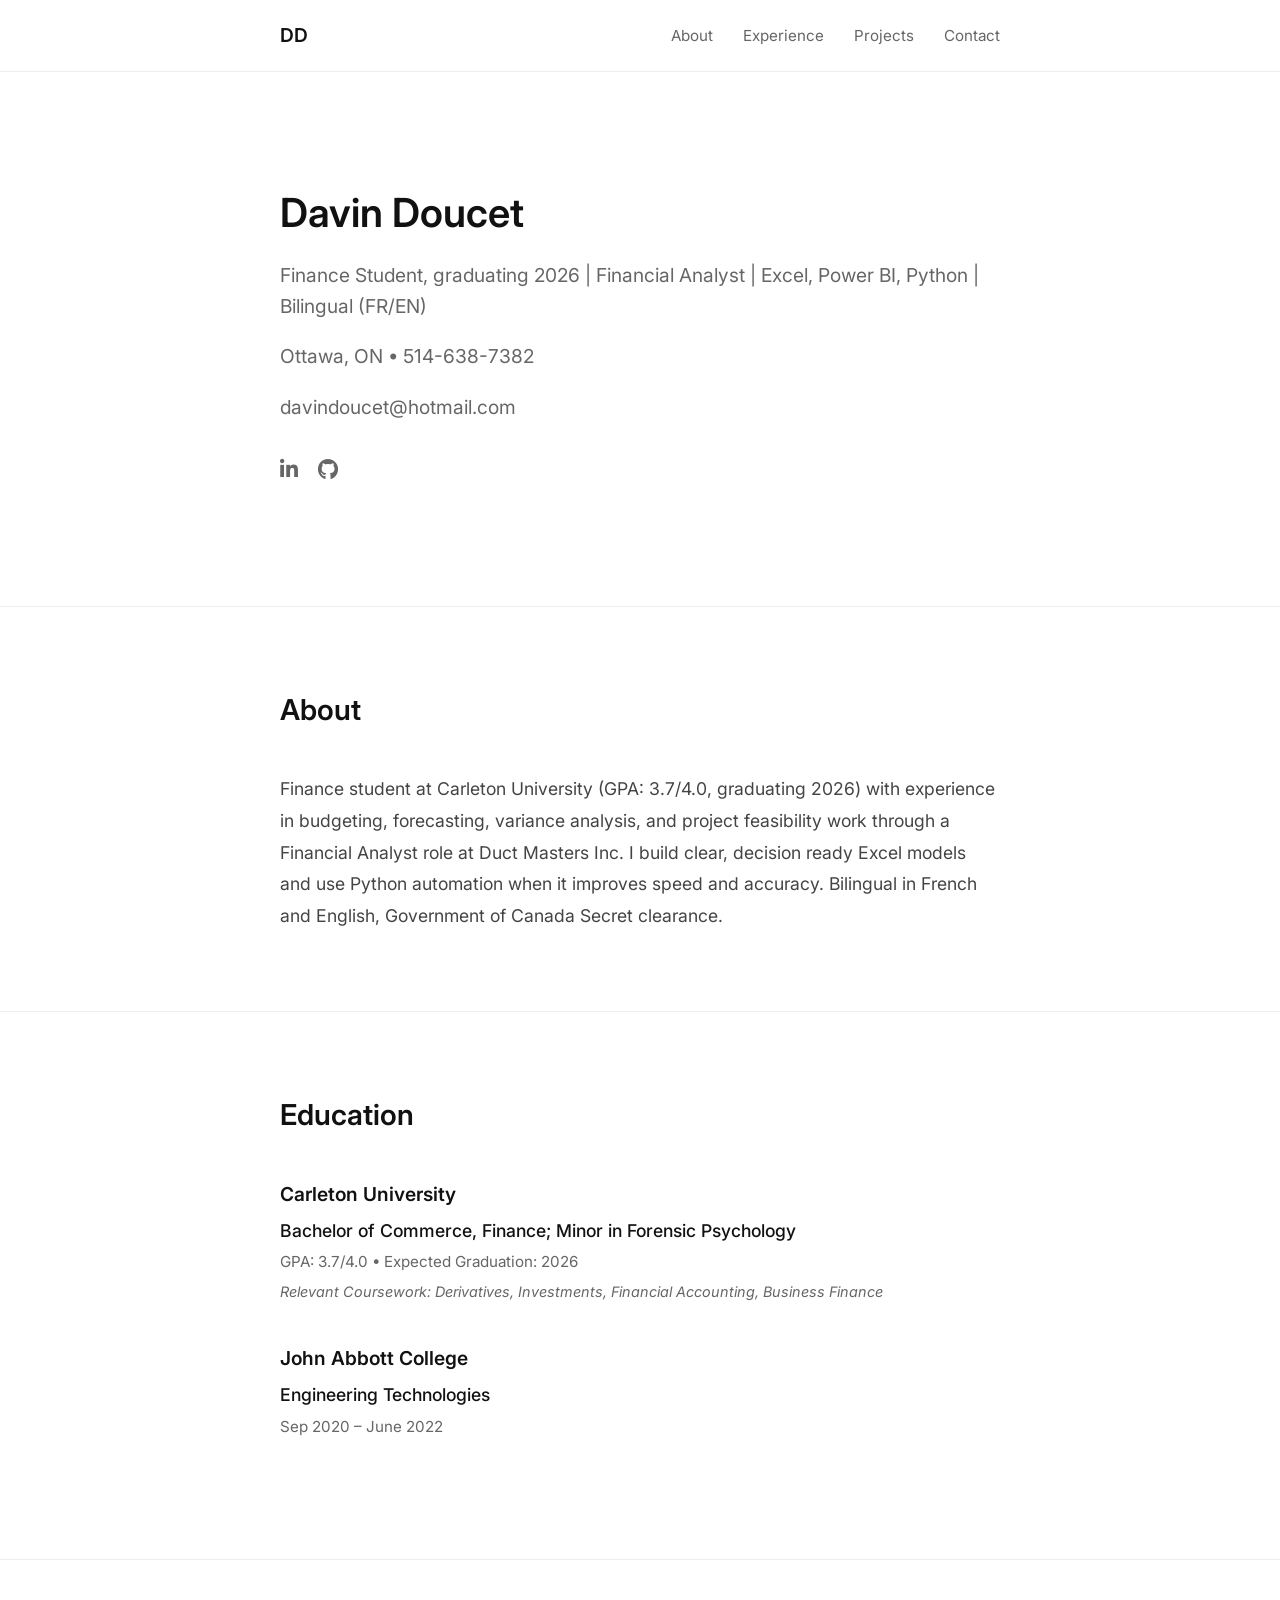
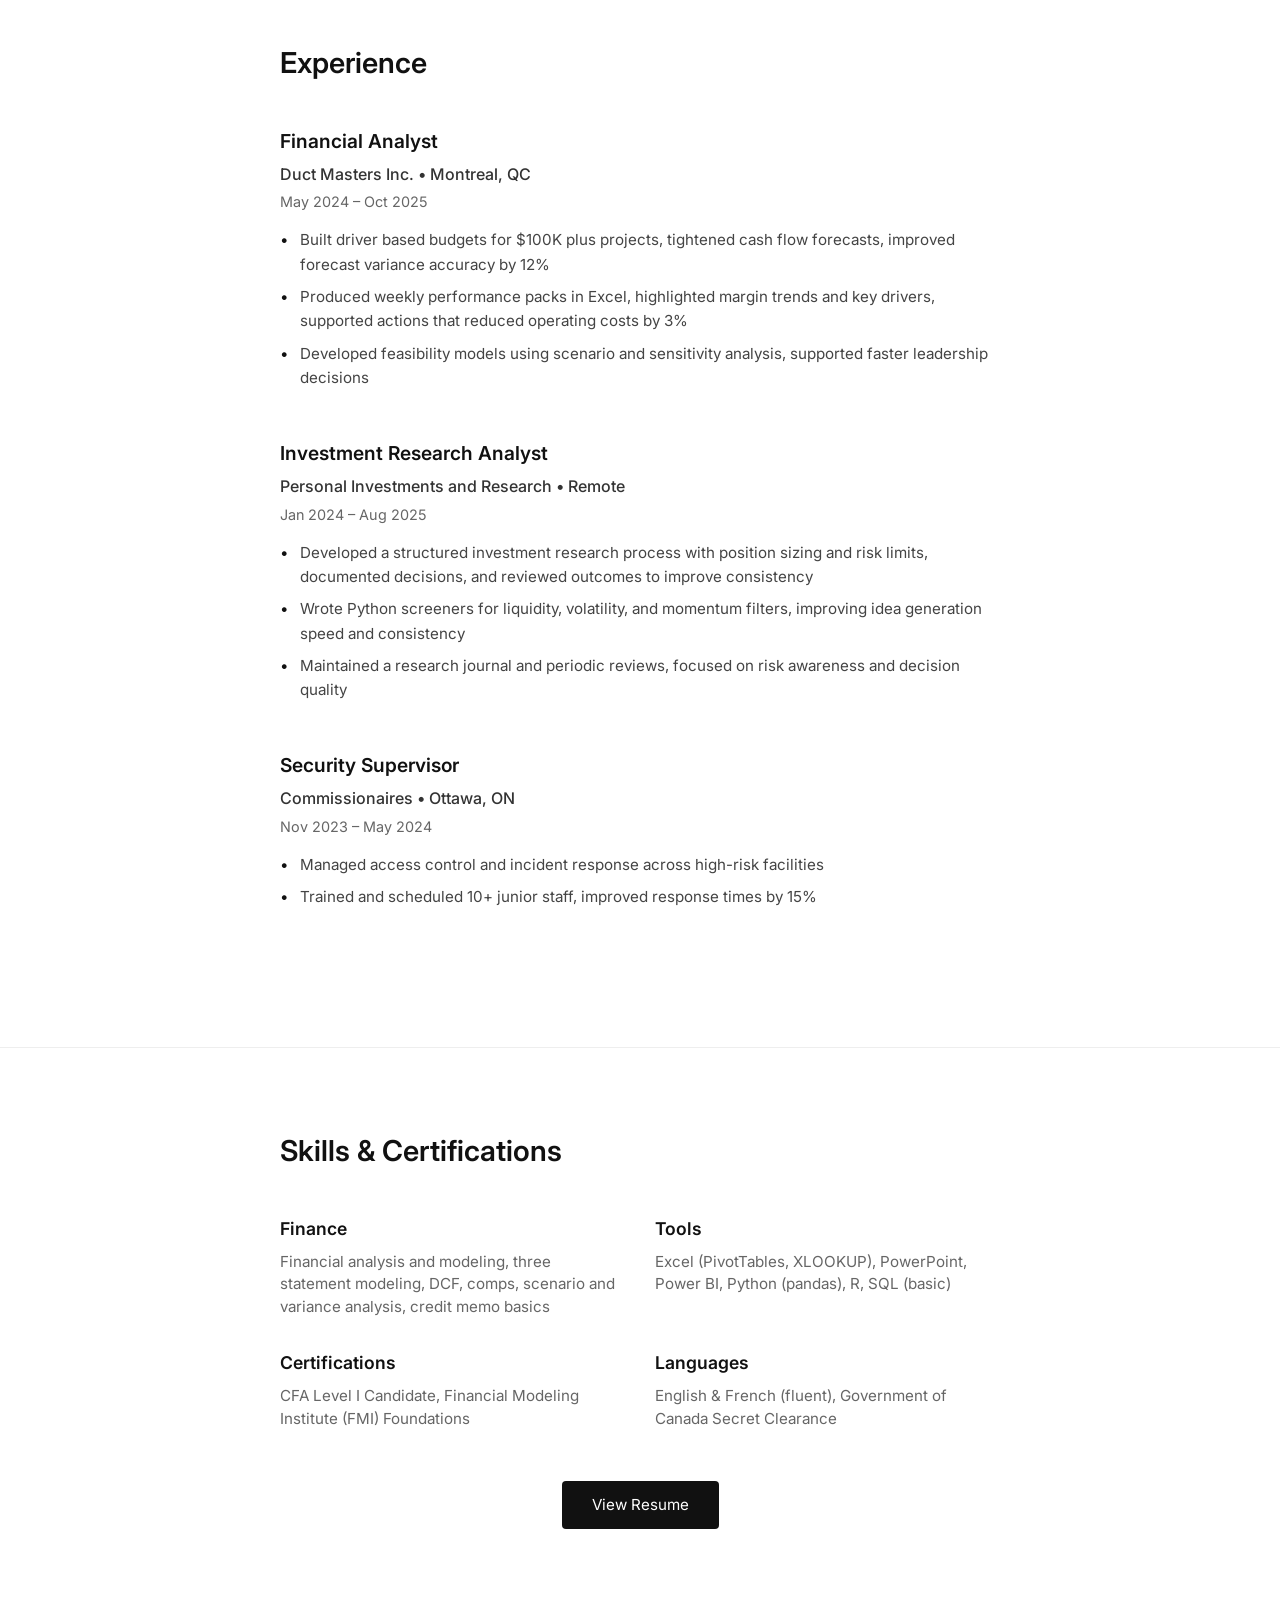
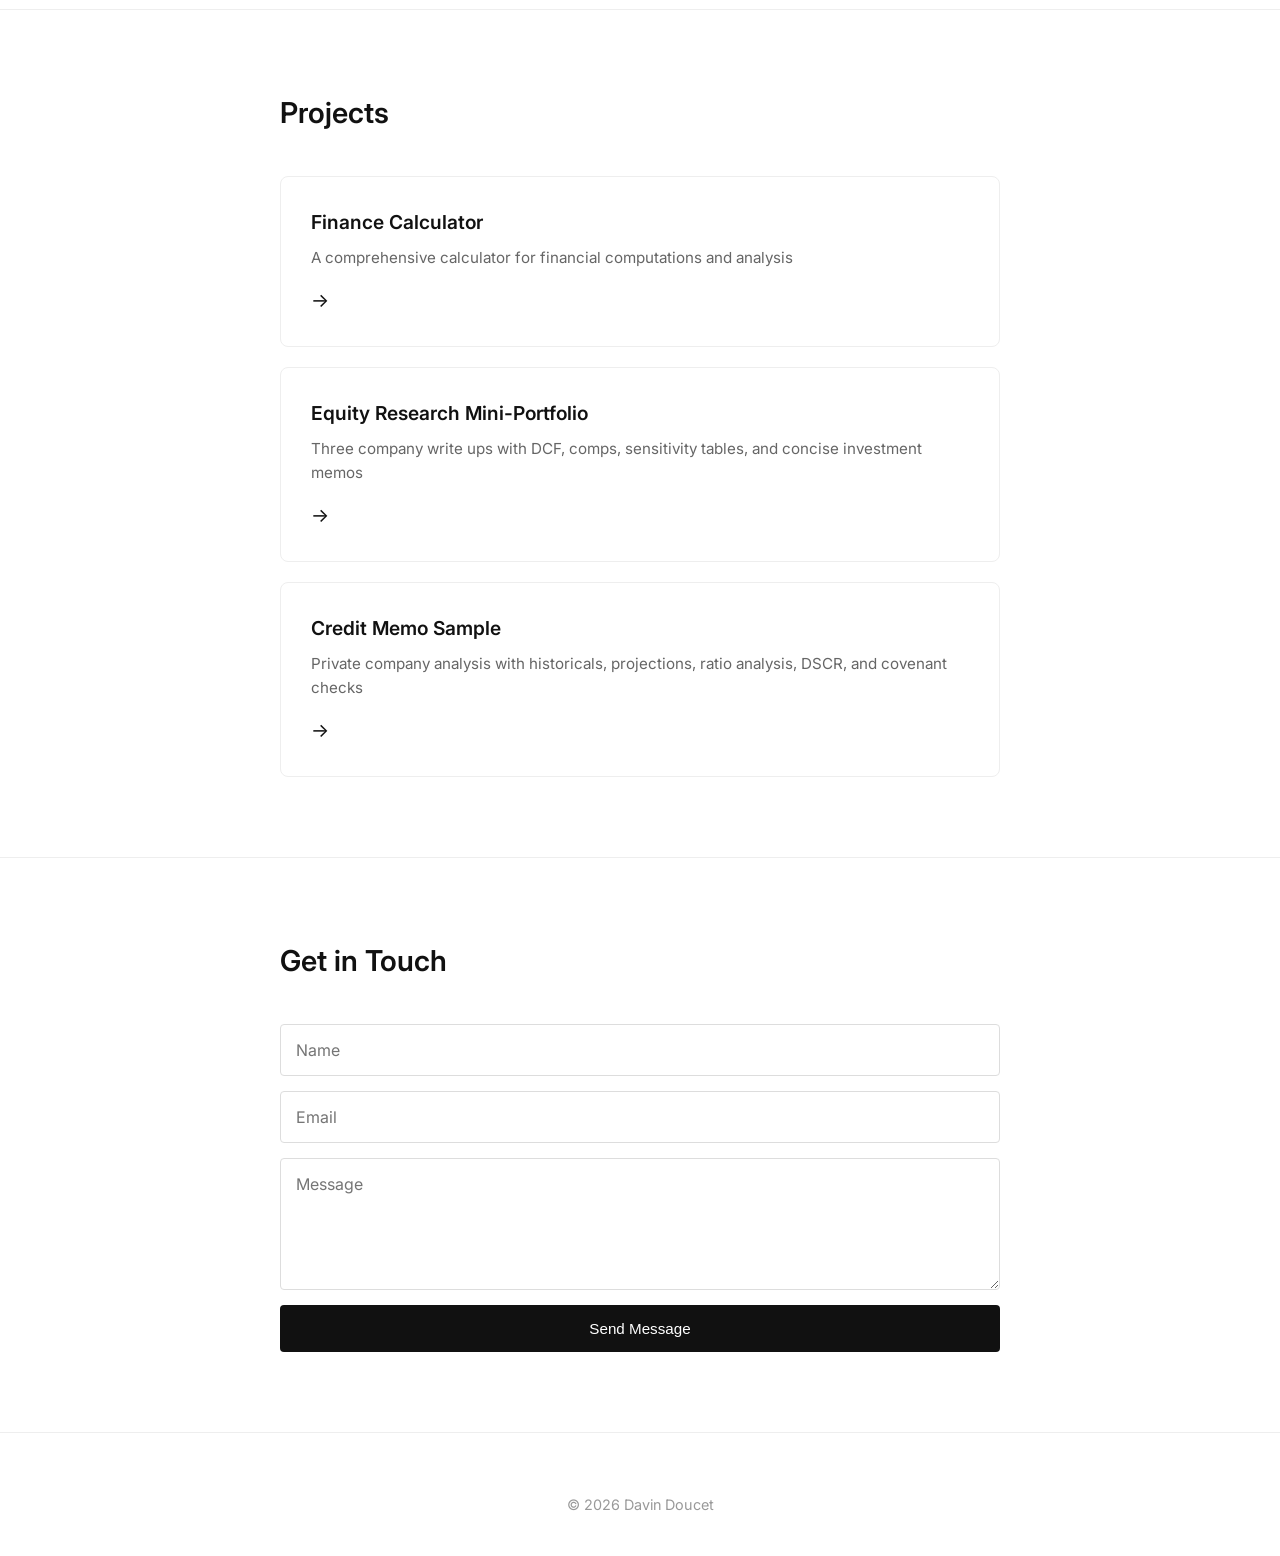
<file: index.html>
<!DOCTYPE html>
<html lang="en">
<head>
    <meta charset="UTF-8">
    <title>Davin Doucet</title>
    <meta name="viewport" content="width=device-width, initial-scale=1.0">
    <meta name="description" content="Davin Doucet, Finance student graduating 2026, FP&A and corporate finance interests, Excel, Power BI, Python, bilingual FR/EN, Secret clearance">
    <meta name="author" content="Davin Doucet">
    <link href="https://fonts.googleapis.com/css2?family=Inter:wght@300;400;600&display=swap" rel="stylesheet">
    <link rel="stylesheet" href="https://cdnjs.cloudflare.com/ajax/libs/font-awesome/6.0.0-beta3/css/all.min.css" />
    <link rel="stylesheet" href="style.css">
</head>
<body>

    <!-- Navigation -->
    <nav>
        <div class="container">
            <a href="#" class="logo">DD</a>
            <ul class="nav-menu">
                <li><a href="#about">About</a></li>
                <li><a href="#experience">Experience</a></li>
                <li><a href="#projects">Projects</a></li>
                <li><a href="#contact">Contact</a></li>
            </ul>
        </div>
    </nav>

    <!-- Hero -->
    <section id="hero">
        <div class="container">
            <h1>Davin Doucet</h1>
            <p>Finance Student, graduating 2026 | Financial Analyst | Excel, Power BI, Python | Bilingual (FR/EN)</p>
            <div class="contact-info">
                <p>Ottawa, ON • 514-638-7382</p>
                <p>davindoucet@hotmail.com</p>
            </div>
            <div class="social-links">
                <a href="https://www.linkedin.com/in/davin-doucet" target="_blank" aria-label="LinkedIn">
                    <i class="fab fa-linkedin-in"></i>
                </a>
                <a href="https://github.com/davindoucet" target="_blank" aria-label="GitHub">
                    <i class="fab fa-github"></i>
                </a>
            </div>
        </div>
    </section>

    <!-- About -->
    <section id="about">
        <div class="container">
            <h2>About</h2>
            <p>Finance student at Carleton University (GPA: 3.7/4.0, graduating 2026) with experience in budgeting, forecasting, variance analysis, and project feasibility work through a Financial Analyst role at Duct Masters Inc. I build clear, decision ready Excel models and use Python automation when it improves speed and accuracy. Bilingual in French and English, Government of Canada Secret clearance.</p>
        </div>
    </section>

    <!-- Education -->
    <section id="education">
        <div class="container">
            <h2>Education</h2>
            <div class="education-item">
                <h3>Carleton University</h3>
                <p class="degree">Bachelor of Commerce, Finance; Minor in Forensic Psychology</p>
                <p class="details">GPA: 3.7/4.0 • Expected Graduation: 2026</p>
                <p class="coursework">Relevant Coursework: Derivatives, Investments, Financial Accounting, Business Finance</p>
            </div>
            <div class="education-item">
                <h3>John Abbott College</h3>
                <p class="degree">Engineering Technologies</p>
                <p class="details">Sep 2020 – June 2022</p>
            </div>
        </div>
    </section>

    <!-- Experience -->
    <section id="experience">
        <div class="container">
            <h2>Experience</h2>
            <div class="experience-list">
                <div class="experience-item">
                    <h3>Financial Analyst</h3>
                    <p class="company">Duct Masters Inc. • Montreal, QC</p>
                    <p class="dates">May 2024 – Oct 2025</p>
                    <ul class="achievements">
                        <li>Built driver based budgets for $100K plus projects, tightened cash flow forecasts, improved forecast variance accuracy by 12%</li>
                        <li>Produced weekly performance packs in Excel, highlighted margin trends and key drivers, supported actions that reduced operating costs by 3%</li>
                        <li>Developed feasibility models using scenario and sensitivity analysis, supported faster leadership decisions</li>
                    </ul>
                </div>
                <div class="experience-item">
                    <h3>Investment Research Analyst</h3>
                    <p class="company">Personal Investments and Research • Remote</p>
                    <p class="dates">Jan 2024 – Aug 2025</p>
                    <ul class="achievements">
                        <li>Developed a structured investment research process with position sizing and risk limits, documented decisions, and reviewed outcomes to improve consistency</li>
                        <li>Wrote Python screeners for liquidity, volatility, and momentum filters, improving idea generation speed and consistency</li>
                        <li>Maintained a research journal and periodic reviews, focused on risk awareness and decision quality</li>
                    </ul>
                </div>
                <div class="experience-item">
                    <h3>Security Supervisor</h3>
                    <p class="company">Commissionaires • Ottawa, ON</p>
                    <p class="dates">Nov 2023 – May 2024</p>
                    <ul class="achievements">
                        <li>Managed access control and incident response across high-risk facilities</li>
                        <li>Trained and scheduled 10+ junior staff, improved response times by 15%</li>
                    </ul>
                </div>
            </div>
        </div>
    </section>

    <!-- Skills -->
    <section id="skills">
        <div class="container">
            <h2>Skills & Certifications</h2>
            <div class="skills-grid">
                <div class="skill-category">
                    <h3>Finance</h3>
                    <p>Financial analysis and modeling, three statement modeling, DCF, comps, scenario and variance analysis, credit memo basics</p>
                </div>
                <div class="skill-category">
                    <h3>Tools</h3>
                    <p>Excel (PivotTables, XLOOKUP), PowerPoint, Power BI, Python (pandas), R, SQL (basic)</p>
                </div>
                <div class="skill-category">
                    <h3>Certifications</h3>
                    <p>CFA Level I Candidate, Financial Modeling Institute (FMI) Foundations</p>
                </div>
                <div class="skill-category">
                    <h3>Languages</h3>
                    <p>English & French (fluent), Government of Canada Secret Clearance</p>
                </div>
            </div>
            <div class="resume-link">
                <a href="https://drive.google.com/file/d/18A1BEhrrdQrfG7ErE6f9GOmQgexQvj9n/view" target="_blank" class="btn">View Resume</a>
            </div>
        </div>
    </section>

    <!-- Projects -->
    <section id="projects">
        <div class="container">
            <h2>Projects</h2>
            <div class="project-list">
                <a href="https://davindoucet.github.io/Finance-Calculator/" target="_blank" class="project-item">
                    <h3>Finance Calculator</h3>
                    <p>A comprehensive calculator for financial computations and analysis</p>
                    <span class="arrow">→</span>
                </a>
                <a href="equity-research.html" class="project-item">
                    <h3>Equity Research Mini-Portfolio</h3>
                    <p>Three company write ups with DCF, comps, sensitivity tables, and concise investment memos</p>
                    <span class="arrow">→</span>
                </a>
                <a href="credit-memo.html" class="project-item">
                    <h3>Credit Memo Sample</h3>
                    <p>Private company analysis with historicals, projections, ratio analysis, DSCR, and covenant checks</p>
                    <span class="arrow">→</span>
                </a>
            </div>
        </div>
    </section>

    <!-- Contact -->
    <section id="contact">
        <div class="container">
            <h2>Get in Touch</h2>
            <form id="contact-form">
                <input type="text" name="name" placeholder="Name" required>
                <input type="email" name="email" placeholder="Email" required>
                <textarea name="message" rows="5" placeholder="Message" required></textarea>
                <button type="submit" class="btn">Send Message</button>
            </form>
        </div>
    </section>

    <!-- Footer -->
    <footer>
        <div class="container">
            <p>&copy; <span id="current-year"></span> Davin Doucet</p>
        </div>
    </footer>

    <script type="text/javascript" src="https://cdn.emailjs.com/sdk/2.3.2/email.min.js"></script>
    <script src="app.js"></script>
</body>
</html>
</file>
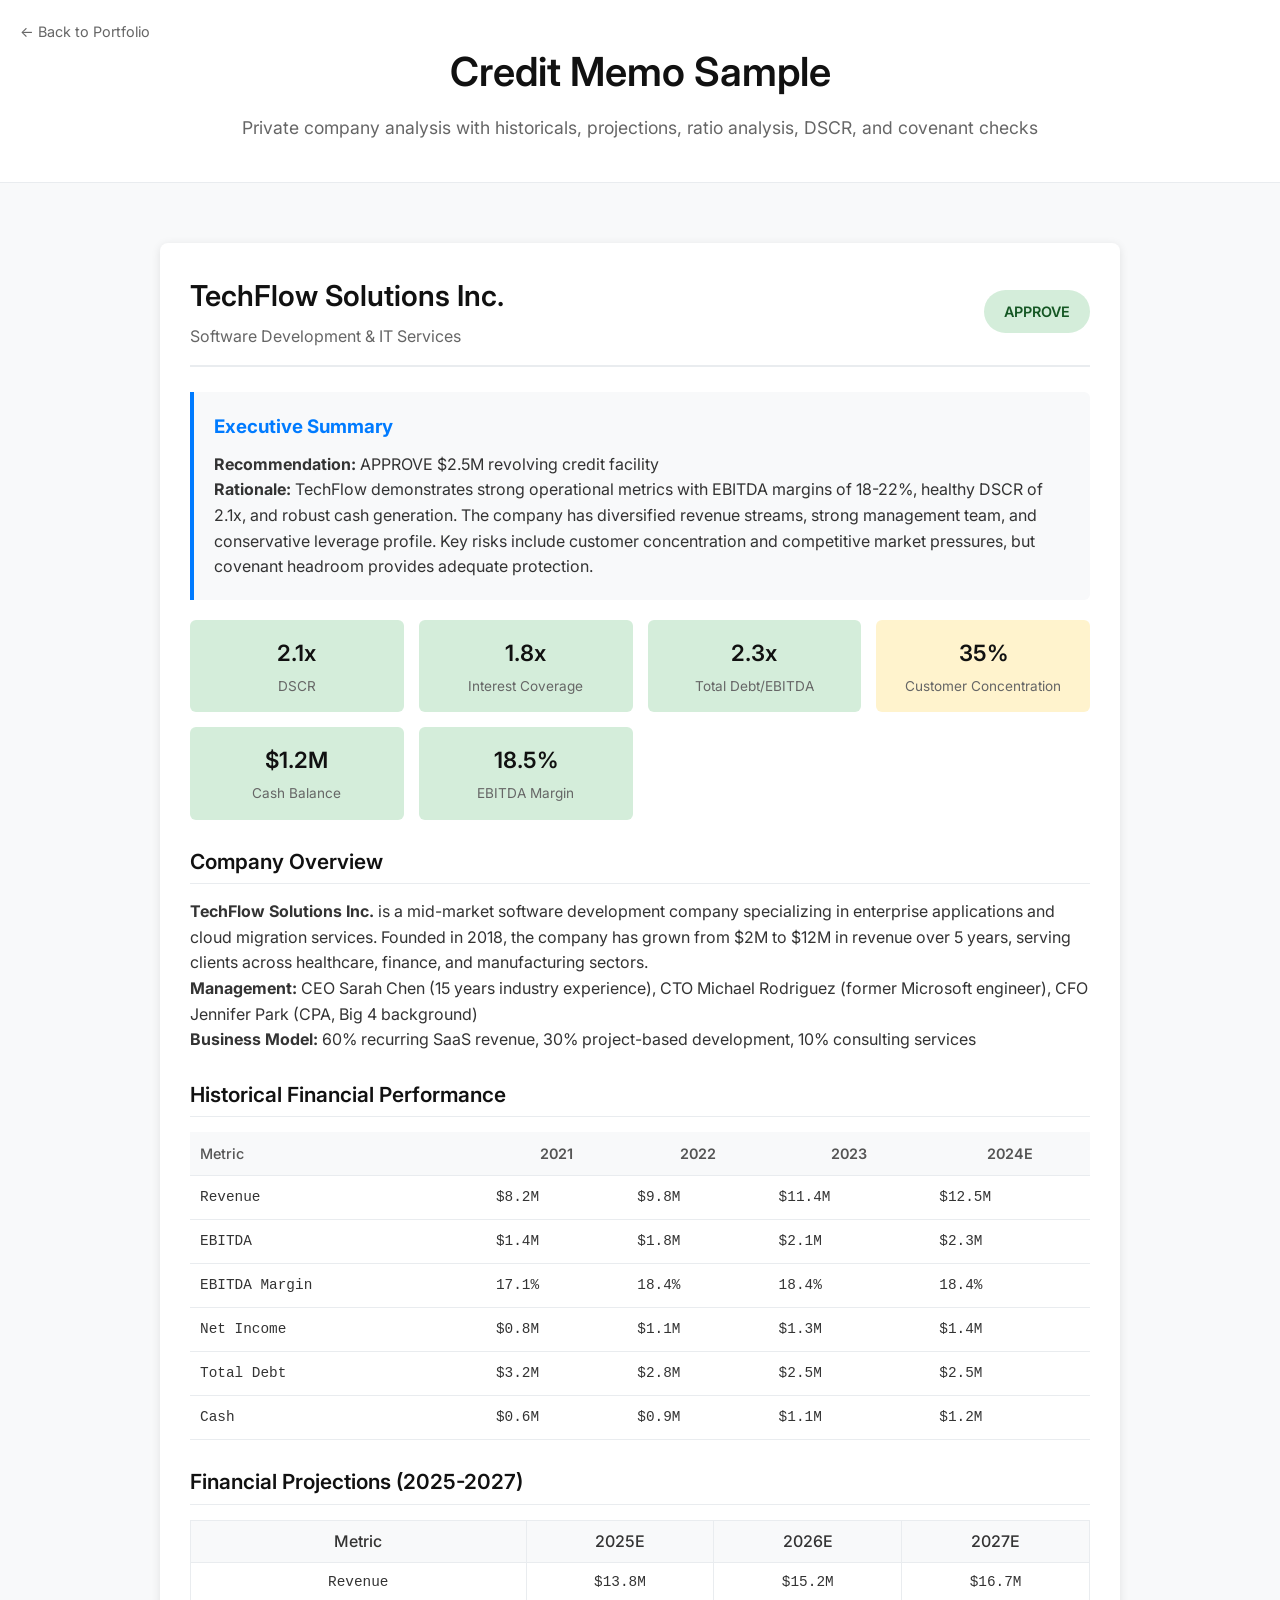
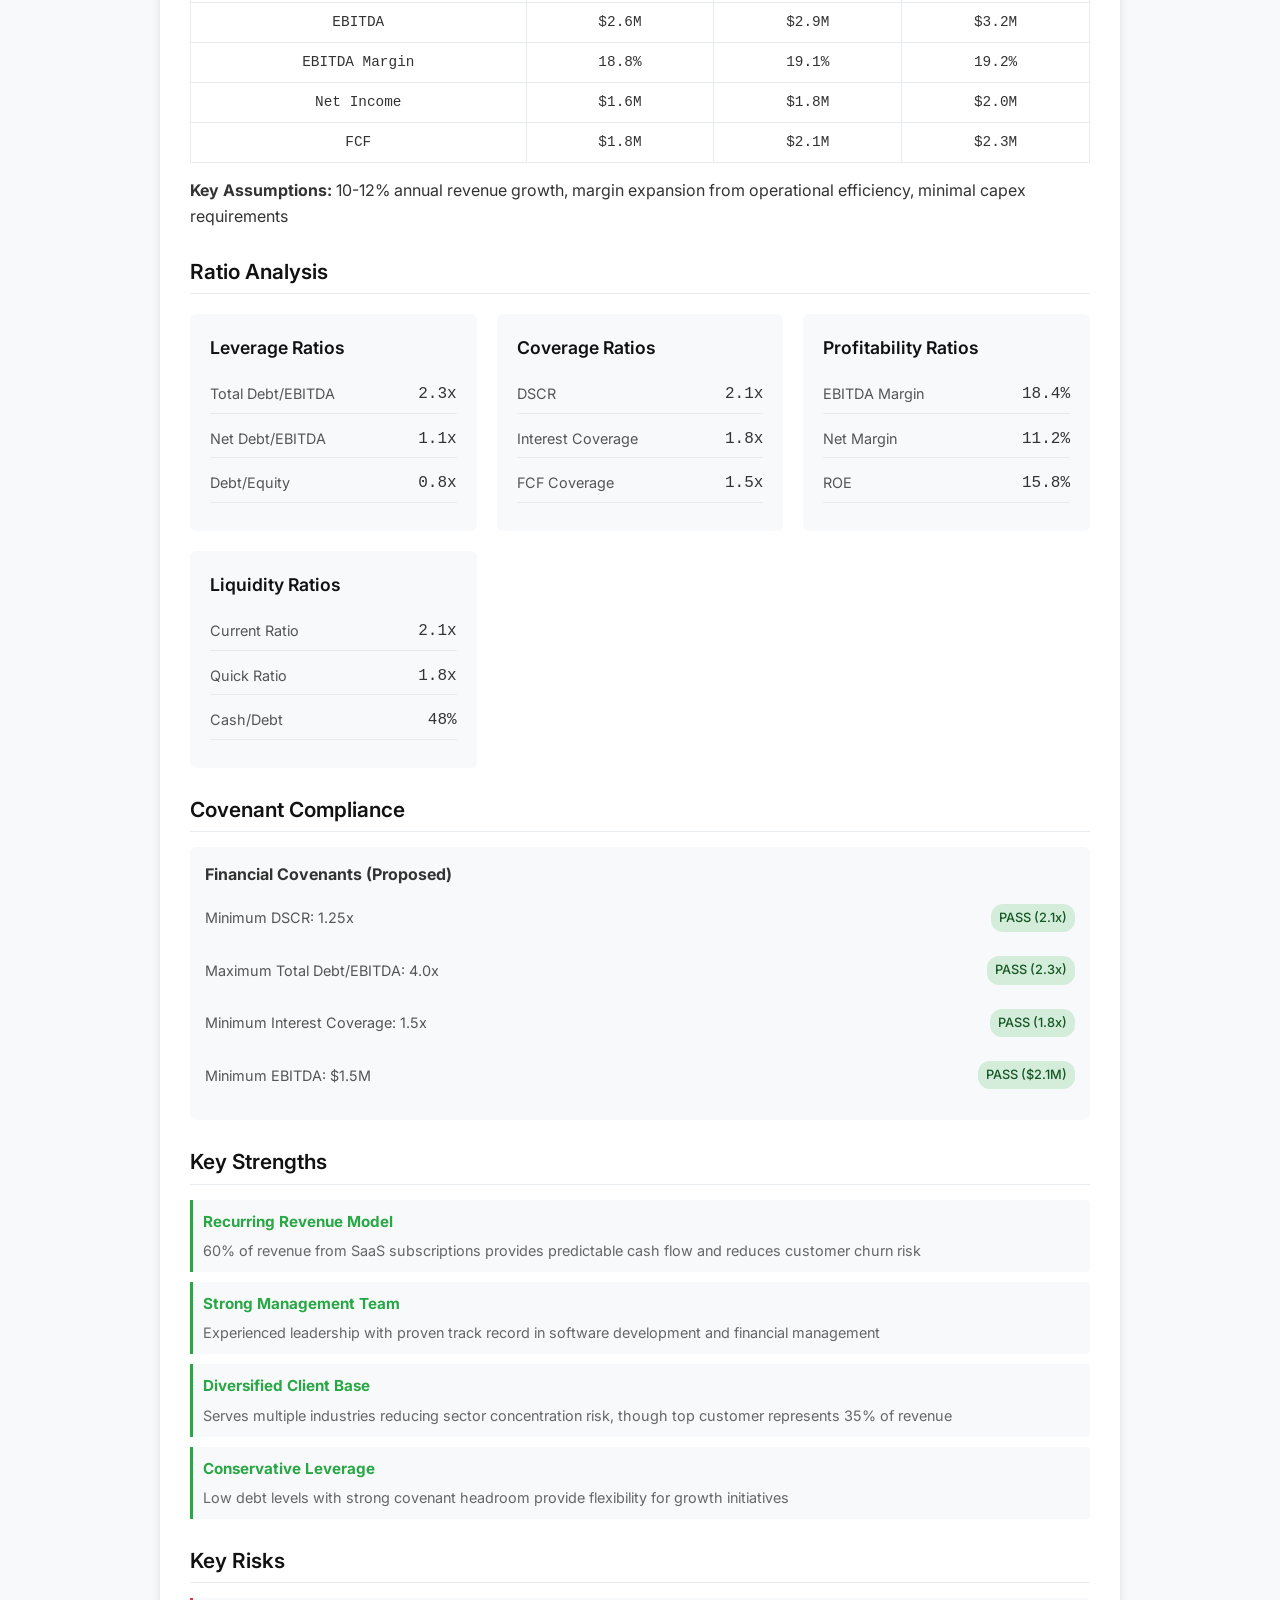
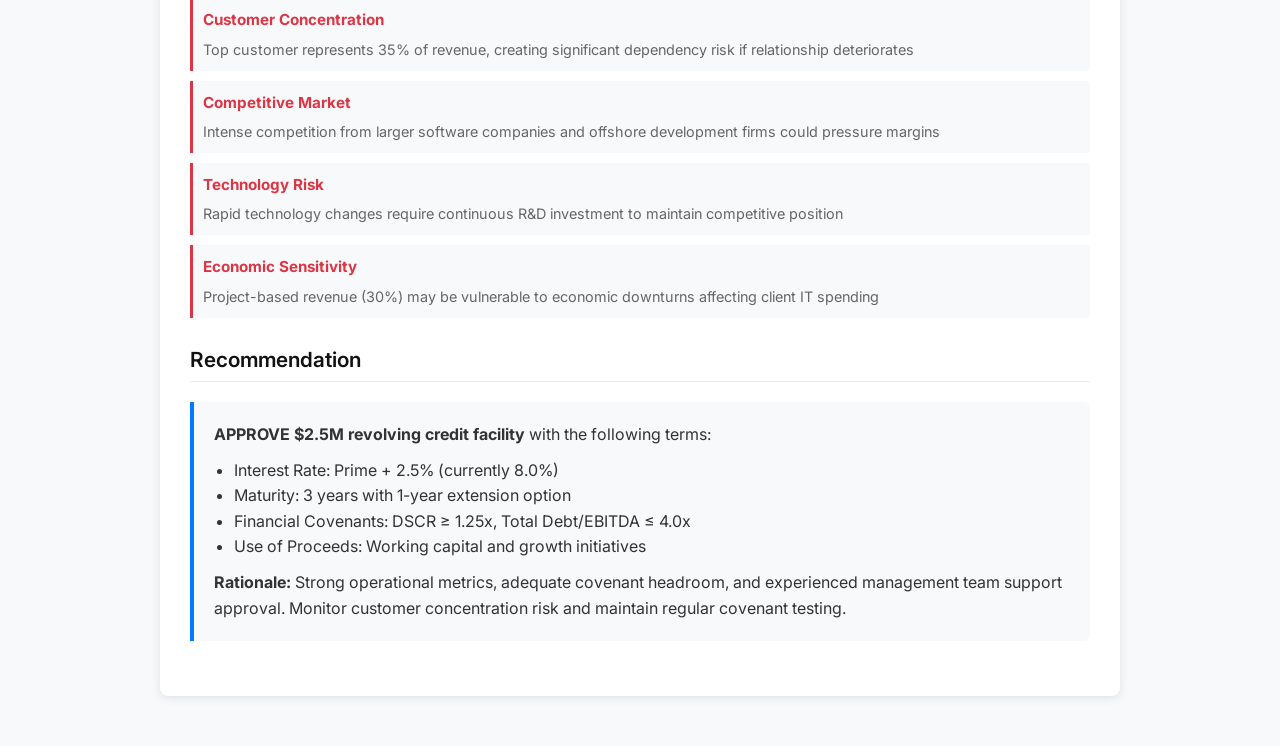
<file: credit-memo.html>
<!DOCTYPE html>
<html lang="en">
<head>
    <meta charset="UTF-8">
    <meta name="viewport" content="width=device-width, initial-scale=1.0">
    <title>Credit Memo Sample - Davin Doucet</title>
    <link href="https://fonts.googleapis.com/css2?family=Inter:wght@300;400;500;600&display=swap" rel="stylesheet">
    <style>
        * {
            margin: 0;
            padding: 0;
            box-sizing: border-box;
        }

        body {
            font-family: 'Inter', sans-serif;
            line-height: 1.6;
            color: #333;
            background-color: #f8f9fa;
        }

        .container {
            max-width: 1000px;
            margin: 0 auto;
            padding: 20px;
        }

        .header {
            background: white;
            padding: 40px 0;
            text-align: center;
            border-bottom: 1px solid #e9ecef;
            margin-bottom: 40px;
        }

        .header h1 {
            font-size: 2.5em;
            font-weight: 600;
            margin-bottom: 10px;
            color: #111;
        }

        .header p {
            color: #666;
            font-size: 1.1em;
        }

        .back-link {
            position: absolute;
            top: 20px;
            left: 20px;
            color: #666;
            text-decoration: none;
            font-size: 0.9em;
        }

        .back-link:hover {
            color: #111;
        }

        .memo-card {
            background: white;
            border-radius: 8px;
            padding: 30px;
            margin-bottom: 30px;
            box-shadow: 0 2px 10px rgba(0,0,0,0.1);
        }

        .company-header {
            display: flex;
            justify-content: space-between;
            align-items: center;
            margin-bottom: 25px;
            padding-bottom: 15px;
            border-bottom: 2px solid #e9ecef;
        }

        .company-name {
            font-size: 1.8em;
            font-weight: 600;
            color: #111;
        }

        .recommendation {
            padding: 10px 20px;
            border-radius: 25px;
            font-weight: 600;
            font-size: 0.9em;
        }

        .approve { background: #d4edda; color: #155724; }
        .decline { background: #f8d7da; color: #721c24; }
        .conditional { background: #fff3cd; color: #856404; }

        .executive-summary {
            background: #f8f9fa;
            border-left: 4px solid #007bff;
            padding: 20px;
            margin: 20px 0;
            border-radius: 0 6px 6px 0;
        }

        .executive-summary h3 {
            margin-bottom: 10px;
            color: #007bff;
        }

        .metrics-grid {
            display: grid;
            grid-template-columns: repeat(auto-fit, minmax(180px, 1fr));
            gap: 15px;
            margin: 20px 0;
        }

        .metric {
            background: #f8f9fa;
            padding: 15px;
            border-radius: 6px;
            text-align: center;
        }

        .metric-value {
            font-size: 1.4em;
            font-weight: 600;
            color: #111;
        }

        .metric-label {
            font-size: 0.85em;
            color: #666;
            margin-top: 5px;
        }

        .metric.good { background: #d4edda; }
        .metric.warning { background: #fff3cd; }
        .metric.bad { background: #f8d7da; }

        .section {
            margin: 25px 0;
        }

        .section h3 {
            font-size: 1.3em;
            font-weight: 600;
            margin-bottom: 15px;
            color: #111;
            border-bottom: 1px solid #e9ecef;
            padding-bottom: 5px;
        }

        .financial-table {
            width: 100%;
            border-collapse: collapse;
            margin: 15px 0;
            font-size: 0.9em;
        }

        .financial-table th,
        .financial-table td {
            padding: 10px;
            text-align: left;
            border-bottom: 1px solid #e9ecef;
        }

        .financial-table th {
            background: #f8f9fa;
            font-weight: 500;
            color: #555;
        }

        .financial-table td {
            font-family: 'Courier New', monospace;
        }

        .financial-table .year-header {
            text-align: center;
            font-weight: 600;
        }

        .ratio-analysis {
            display: grid;
            grid-template-columns: repeat(auto-fit, minmax(250px, 1fr));
            gap: 20px;
            margin: 20px 0;
        }

        .ratio-category {
            background: #f8f9fa;
            padding: 20px;
            border-radius: 6px;
        }

        .ratio-category h4 {
            font-size: 1.1em;
            font-weight: 600;
            margin-bottom: 15px;
            color: #111;
        }

        .ratio-item {
            display: flex;
            justify-content: space-between;
            margin: 8px 0;
            padding: 5px 0;
            border-bottom: 1px solid #e9ecef;
        }

        .ratio-name {
            font-size: 0.9em;
            color: #555;
        }

        .ratio-value {
            font-weight: 500;
            font-family: 'Courier New', monospace;
        }

        .covenant-check {
            background: #f8f9fa;
            border-radius: 6px;
            padding: 15px;
            margin: 10px 0;
        }

        .covenant-item {
            display: flex;
            justify-content: space-between;
            align-items: center;
            margin: 8px 0;
            padding: 8px 0;
        }

        .covenant-name {
            font-size: 0.9em;
            color: #555;
        }

        .covenant-status {
            padding: 4px 8px;
            border-radius: 12px;
            font-size: 0.8em;
            font-weight: 500;
        }

        .pass { background: #d4edda; color: #155724; }
        .fail { background: #f8d7da; color: #721c24; }
        .warning { background: #fff3cd; color: #856404; }

        .risk-item {
            margin: 10px 0;
            padding: 10px;
            background: #f8f9fa;
            border-left: 3px solid #dc3545;
            border-radius: 0 4px 4px 0;
        }

        .risk-item h4 {
            color: #dc3545;
            font-size: 0.95em;
            margin-bottom: 5px;
        }

        .risk-item p {
            font-size: 0.9em;
            color: #666;
        }

        .strength-item {
            margin: 10px 0;
            padding: 10px;
            background: #f8f9fa;
            border-left: 3px solid #28a745;
            border-radius: 0 4px 4px 0;
        }

        .strength-item h4 {
            color: #28a745;
            font-size: 0.95em;
            margin-bottom: 5px;
        }

        .strength-item p {
            font-size: 0.9em;
            color: #666;
        }

        .projection-table {
            width: 100%;
            border-collapse: collapse;
            margin: 15px 0;
        }

        .projection-table th,
        .projection-table td {
            padding: 8px 12px;
            text-align: center;
            border: 1px solid #e9ecef;
        }

        .projection-table th {
            background: #f8f9fa;
            font-weight: 500;
        }

        .projection-table td {
            font-family: 'Courier New', monospace;
            font-size: 0.9em;
        }

        @media (max-width: 768px) {
            .container {
                padding: 10px;
            }
            
            .company-header {
                flex-direction: column;
                align-items: flex-start;
                gap: 15px;
            }
            
            .metrics-grid {
                grid-template-columns: repeat(2, 1fr);
            }
            
            .ratio-analysis {
                grid-template-columns: 1fr;
            }
        }
    </style>
</head>
<body>
    <a href="./" class="back-link">← Back to Portfolio</a>
    
    <div class="header">
        <h1>Credit Memo Sample</h1>
        <p>Private company analysis with historicals, projections, ratio analysis, DSCR, and covenant checks</p>
    </div>

    <div class="container">
        <div class="memo-card">
            <div class="company-header">
                <div>
                    <div class="company-name">TechFlow Solutions Inc.</div>
                    <p style="color: #666; margin-top: 5px;">Software Development & IT Services</p>
                </div>
                <div class="recommendation approve">APPROVE</div>
            </div>

            <div class="executive-summary">
                <h3>Executive Summary</h3>
                <p><strong>Recommendation:</strong> APPROVE $2.5M revolving credit facility</p>
                <p><strong>Rationale:</strong> TechFlow demonstrates strong operational metrics with EBITDA margins of 18-22%, healthy DSCR of 2.1x, and robust cash generation. The company has diversified revenue streams, strong management team, and conservative leverage profile. Key risks include customer concentration and competitive market pressures, but covenant headroom provides adequate protection.</p>
            </div>

            <div class="metrics-grid">
                <div class="metric good">
                    <div class="metric-value">2.1x</div>
                    <div class="metric-label">DSCR</div>
                </div>
                <div class="metric good">
                    <div class="metric-value">1.8x</div>
                    <div class="metric-label">Interest Coverage</div>
                </div>
                <div class="metric good">
                    <div class="metric-value">2.3x</div>
                    <div class="metric-label">Total Debt/EBITDA</div>
                </div>
                <div class="metric warning">
                    <div class="metric-value">35%</div>
                    <div class="metric-label">Customer Concentration</div>
                </div>
                <div class="metric good">
                    <div class="metric-value">$1.2M</div>
                    <div class="metric-label">Cash Balance</div>
                </div>
                <div class="metric good">
                    <div class="metric-value">18.5%</div>
                    <div class="metric-label">EBITDA Margin</div>
                </div>
            </div>

            <div class="section">
                <h3>Company Overview</h3>
                <p><strong>TechFlow Solutions Inc.</strong> is a mid-market software development company specializing in enterprise applications and cloud migration services. Founded in 2018, the company has grown from $2M to $12M in revenue over 5 years, serving clients across healthcare, finance, and manufacturing sectors.</p>
                
                <p><strong>Management:</strong> CEO Sarah Chen (15 years industry experience), CTO Michael Rodriguez (former Microsoft engineer), CFO Jennifer Park (CPA, Big 4 background)</p>
                
                <p><strong>Business Model:</strong> 60% recurring SaaS revenue, 30% project-based development, 10% consulting services</p>
            </div>

            <div class="section">
                <h3>Historical Financial Performance</h3>
                <table class="financial-table">
                    <thead>
                        <tr>
                            <th>Metric</th>
                            <th class="year-header">2021</th>
                            <th class="year-header">2022</th>
                            <th class="year-header">2023</th>
                            <th class="year-header">2024E</th>
                        </tr>
                    </thead>
                    <tbody>
                        <tr><td>Revenue</td><td>$8.2M</td><td>$9.8M</td><td>$11.4M</td><td>$12.5M</td></tr>
                        <tr><td>EBITDA</td><td>$1.4M</td><td>$1.8M</td><td>$2.1M</td><td>$2.3M</td></tr>
                        <tr><td>EBITDA Margin</td><td>17.1%</td><td>18.4%</td><td>18.4%</td><td>18.4%</td></tr>
                        <tr><td>Net Income</td><td>$0.8M</td><td>$1.1M</td><td>$1.3M</td><td>$1.4M</td></tr>
                        <tr><td>Total Debt</td><td>$3.2M</td><td>$2.8M</td><td>$2.5M</td><td>$2.5M</td></tr>
                        <tr><td>Cash</td><td>$0.6M</td><td>$0.9M</td><td>$1.1M</td><td>$1.2M</td></tr>
                    </tbody>
                </table>
            </div>

            <div class="section">
                <h3>Financial Projections (2025-2027)</h3>
                <table class="projection-table">
                    <thead>
                        <tr>
                            <th>Metric</th>
                            <th>2025E</th>
                            <th>2026E</th>
                            <th>2027E</th>
                        </tr>
                    </thead>
                    <tbody>
                        <tr><td>Revenue</td><td>$13.8M</td><td>$15.2M</td><td>$16.7M</td></tr>
                        <tr><td>EBITDA</td><td>$2.6M</td><td>$2.9M</td><td>$3.2M</td></tr>
                        <tr><td>EBITDA Margin</td><td>18.8%</td><td>19.1%</td><td>19.2%</td></tr>
                        <tr><td>Net Income</td><td>$1.6M</td><td>$1.8M</td><td>$2.0M</td></tr>
                        <tr><td>FCF</td><td>$1.8M</td><td>$2.1M</td><td>$2.3M</td></tr>
                    </tbody>
                </table>
                <p><strong>Key Assumptions:</strong> 10-12% annual revenue growth, margin expansion from operational efficiency, minimal capex requirements</p>
            </div>

            <div class="section">
                <h3>Ratio Analysis</h3>
                <div class="ratio-analysis">
                    <div class="ratio-category">
                        <h4>Leverage Ratios</h4>
                        <div class="ratio-item">
                            <span class="ratio-name">Total Debt/EBITDA</span>
                            <span class="ratio-value">2.3x</span>
                        </div>
                        <div class="ratio-item">
                            <span class="ratio-name">Net Debt/EBITDA</span>
                            <span class="ratio-value">1.1x</span>
                        </div>
                        <div class="ratio-item">
                            <span class="ratio-name">Debt/Equity</span>
                            <span class="ratio-value">0.8x</span>
                        </div>
                    </div>
                    
                    <div class="ratio-category">
                        <h4>Coverage Ratios</h4>
                        <div class="ratio-item">
                            <span class="ratio-name">DSCR</span>
                            <span class="ratio-value">2.1x</span>
                        </div>
                        <div class="ratio-item">
                            <span class="ratio-name">Interest Coverage</span>
                            <span class="ratio-value">1.8x</span>
                        </div>
                        <div class="ratio-item">
                            <span class="ratio-name">FCF Coverage</span>
                            <span class="ratio-value">1.5x</span>
                        </div>
                    </div>
                    
                    <div class="ratio-category">
                        <h4>Profitability Ratios</h4>
                        <div class="ratio-item">
                            <span class="ratio-name">EBITDA Margin</span>
                            <span class="ratio-value">18.4%</span>
                        </div>
                        <div class="ratio-item">
                            <span class="ratio-name">Net Margin</span>
                            <span class="ratio-value">11.2%</span>
                        </div>
                        <div class="ratio-item">
                            <span class="ratio-name">ROE</span>
                            <span class="ratio-value">15.8%</span>
                        </div>
                    </div>
                    
                    <div class="ratio-category">
                        <h4>Liquidity Ratios</h4>
                        <div class="ratio-item">
                            <span class="ratio-name">Current Ratio</span>
                            <span class="ratio-value">2.1x</span>
                        </div>
                        <div class="ratio-item">
                            <span class="ratio-name">Quick Ratio</span>
                            <span class="ratio-value">1.8x</span>
                        </div>
                        <div class="ratio-item">
                            <span class="ratio-name">Cash/Debt</span>
                            <span class="ratio-value">48%</span>
                        </div>
                    </div>
                </div>
            </div>

            <div class="section">
                <h3>Covenant Compliance</h3>
                <div class="covenant-check">
                    <h4>Financial Covenants (Proposed)</h4>
                    <div class="covenant-item">
                        <span class="covenant-name">Minimum DSCR: 1.25x</span>
                        <span class="covenant-status pass">PASS (2.1x)</span>
                    </div>
                    <div class="covenant-item">
                        <span class="covenant-name">Maximum Total Debt/EBITDA: 4.0x</span>
                        <span class="covenant-status pass">PASS (2.3x)</span>
                    </div>
                    <div class="covenant-item">
                        <span class="covenant-name">Minimum Interest Coverage: 1.5x</span>
                        <span class="covenant-status pass">PASS (1.8x)</span>
                    </div>
                    <div class="covenant-item">
                        <span class="covenant-name">Minimum EBITDA: $1.5M</span>
                        <span class="covenant-status pass">PASS ($2.1M)</span>
                    </div>
                </div>
            </div>

            <div class="section">
                <h3>Key Strengths</h3>
                <div class="strength-item">
                    <h4>Recurring Revenue Model</h4>
                    <p>60% of revenue from SaaS subscriptions provides predictable cash flow and reduces customer churn risk</p>
                </div>
                <div class="strength-item">
                    <h4>Strong Management Team</h4>
                    <p>Experienced leadership with proven track record in software development and financial management</p>
                </div>
                <div class="strength-item">
                    <h4>Diversified Client Base</h4>
                    <p>Serves multiple industries reducing sector concentration risk, though top customer represents 35% of revenue</p>
                </div>
                <div class="strength-item">
                    <h4>Conservative Leverage</h4>
                    <p>Low debt levels with strong covenant headroom provide flexibility for growth initiatives</p>
                </div>
            </div>

            <div class="section">
                <h3>Key Risks</h3>
                <div class="risk-item">
                    <h4>Customer Concentration</h4>
                    <p>Top customer represents 35% of revenue, creating significant dependency risk if relationship deteriorates</p>
                </div>
                <div class="risk-item">
                    <h4>Competitive Market</h4>
                    <p>Intense competition from larger software companies and offshore development firms could pressure margins</p>
                </div>
                <div class="risk-item">
                    <h4>Technology Risk</h4>
                    <p>Rapid technology changes require continuous R&D investment to maintain competitive position</p>
                </div>
                <div class="risk-item">
                    <h4>Economic Sensitivity</h4>
                    <p>Project-based revenue (30%) may be vulnerable to economic downturns affecting client IT spending</p>
                </div>
            </div>

            <div class="section">
                <h3>Recommendation</h3>
                <div class="executive-summary">
                    <p><strong>APPROVE $2.5M revolving credit facility</strong> with the following terms:</p>
                    <ul style="margin: 10px 0; padding-left: 20px;">
                        <li>Interest Rate: Prime + 2.5% (currently 8.0%)</li>
                        <li>Maturity: 3 years with 1-year extension option</li>
                        <li>Financial Covenants: DSCR ≥ 1.25x, Total Debt/EBITDA ≤ 4.0x</li>
                        <li>Use of Proceeds: Working capital and growth initiatives</li>
                    </ul>
                    <p><strong>Rationale:</strong> Strong operational metrics, adequate covenant headroom, and experienced management team support approval. Monitor customer concentration risk and maintain regular covenant testing.</p>
                </div>
            </div>
        </div>
    </div>
</body>
</html>
</file>
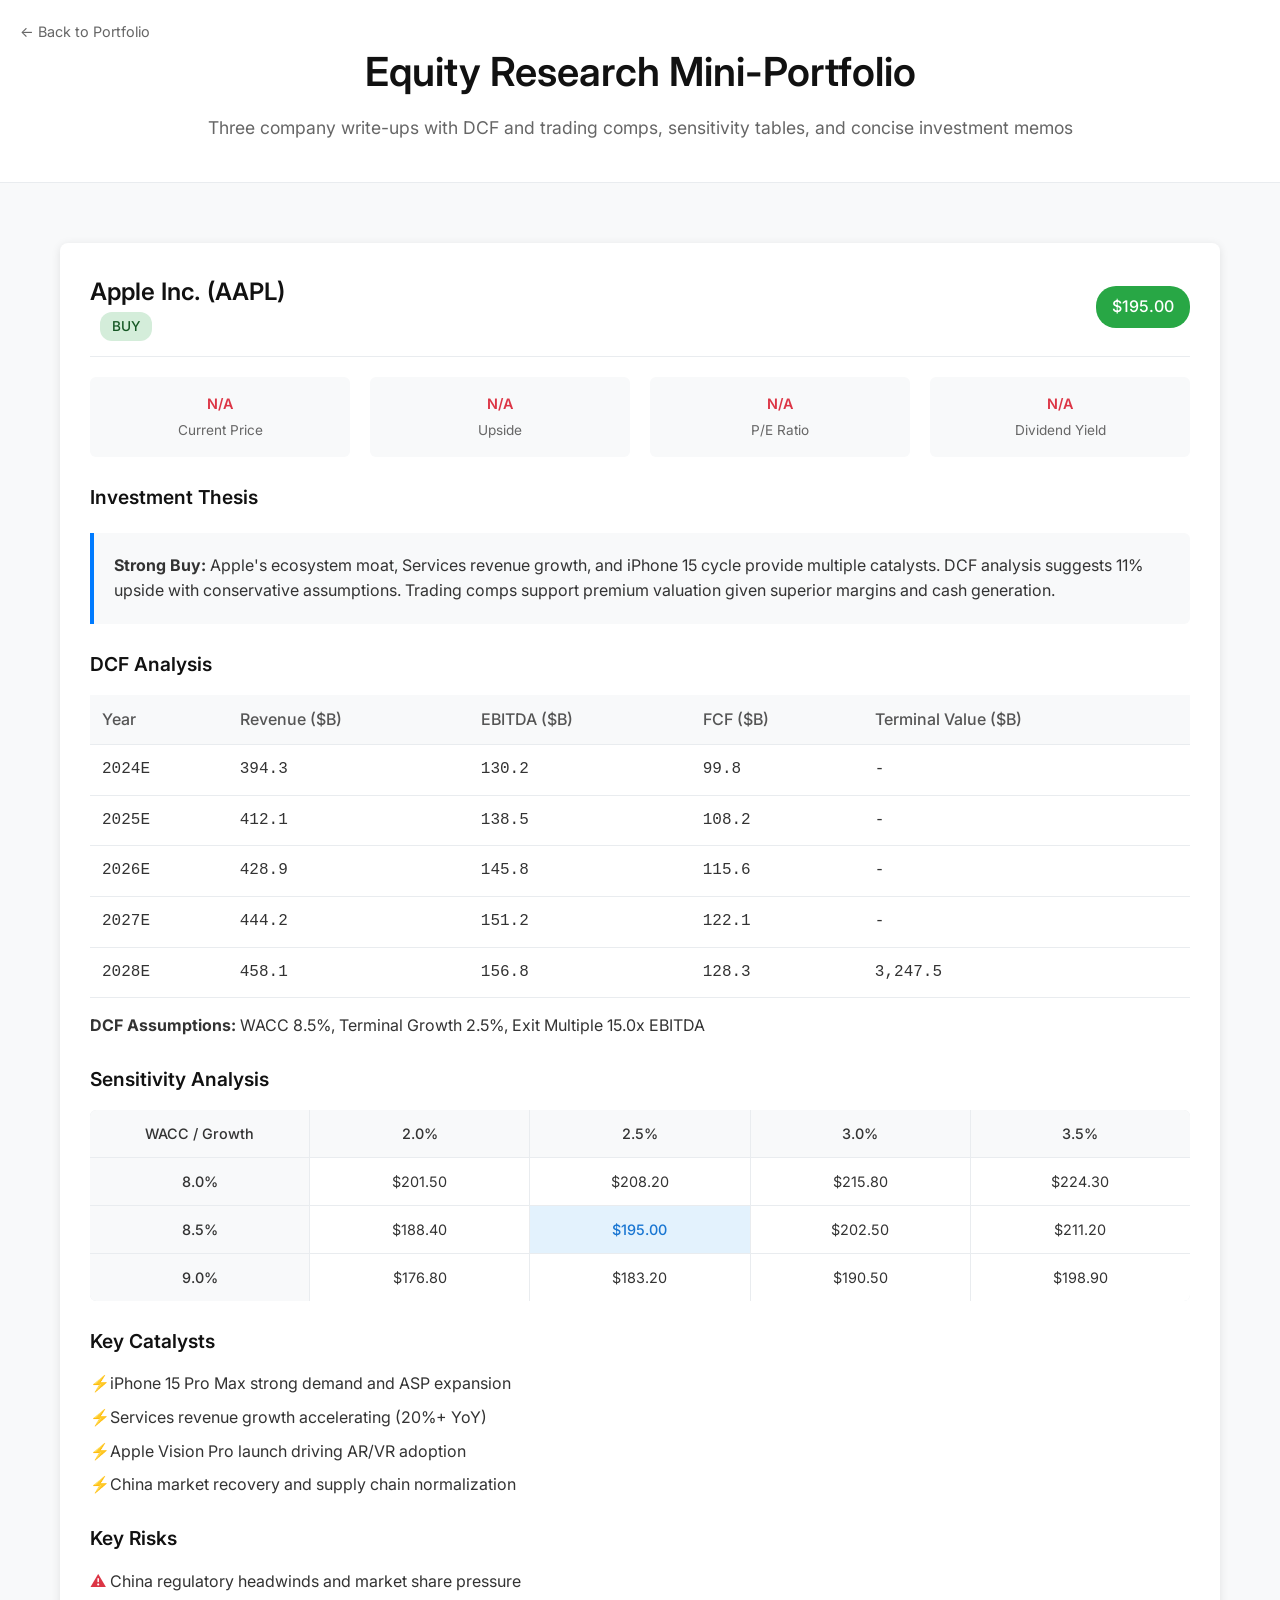
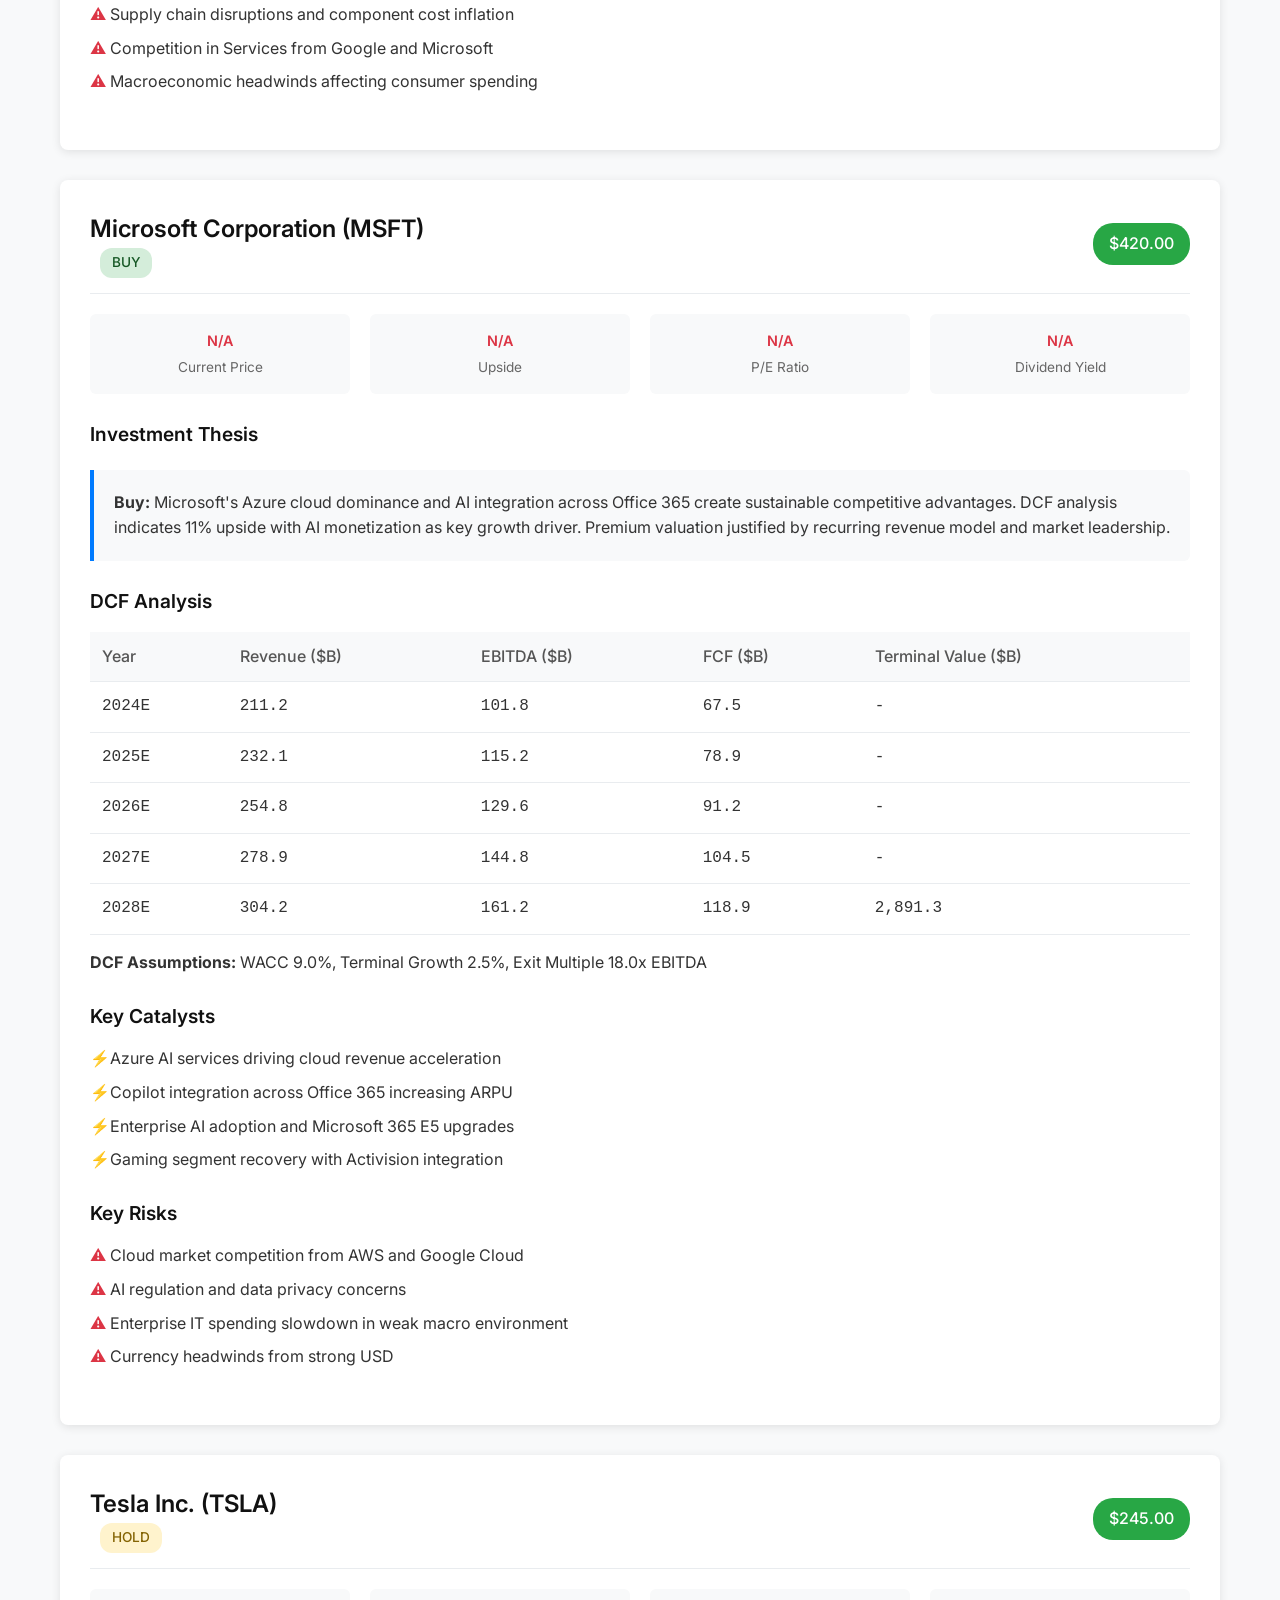
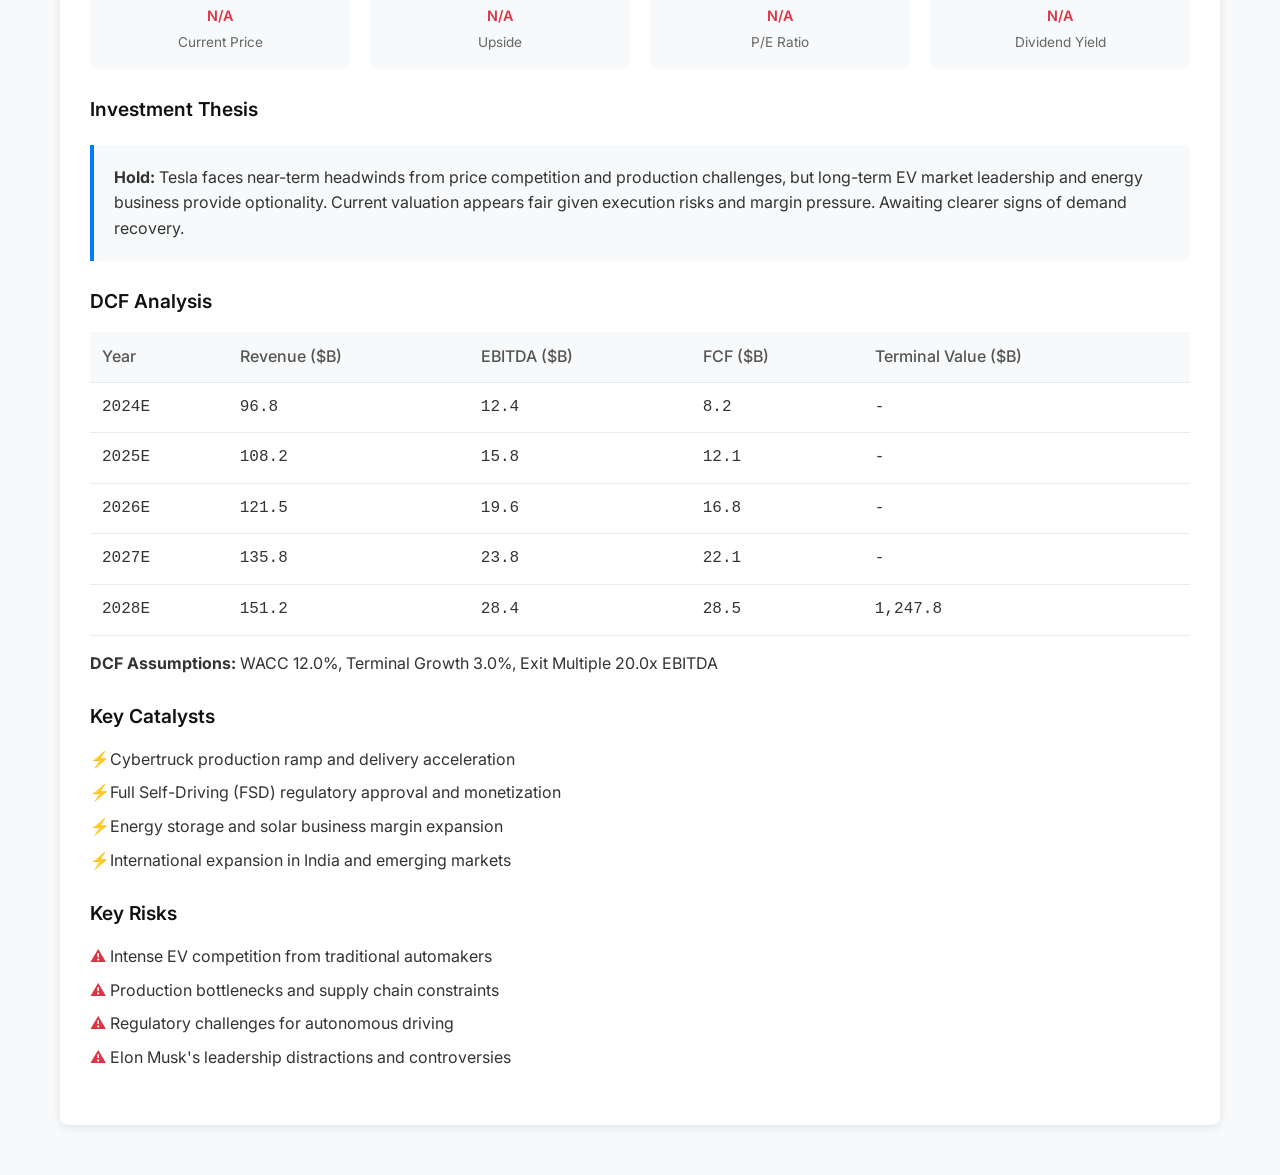
<file: equity-research.html>
<!DOCTYPE html>
<html lang="en">
<head>
    <meta charset="UTF-8">
    <meta name="viewport" content="width=device-width, initial-scale=1.0">
    <title>Equity Research Mini-Portfolio - Davin Doucet</title>
    <link href="https://fonts.googleapis.com/css2?family=Inter:wght@300;400;500;600&display=swap" rel="stylesheet">
    <style>
        * {
            margin: 0;
            padding: 0;
            box-sizing: border-box;
        }

        body {
            font-family: 'Inter', sans-serif;
            line-height: 1.6;
            color: #333;
            background-color: #f8f9fa;
        }

        .container {
            max-width: 1200px;
            margin: 0 auto;
            padding: 20px;
        }

        .header {
            background: white;
            padding: 40px 0;
            text-align: center;
            border-bottom: 1px solid #e9ecef;
            margin-bottom: 40px;
        }

        .header h1 {
            font-size: 2.5em;
            font-weight: 600;
            margin-bottom: 10px;
            color: #111;
        }

        .header p {
            color: #666;
            font-size: 1.1em;
        }

        .back-link {
            position: absolute;
            top: 20px;
            left: 20px;
            color: #666;
            text-decoration: none;
            font-size: 0.9em;
        }

        .back-link:hover {
            color: #111;
        }

        .company-card {
            background: white;
            border-radius: 8px;
            padding: 30px;
            margin-bottom: 30px;
            box-shadow: 0 2px 10px rgba(0,0,0,0.1);
        }

        .company-header {
            display: flex;
            justify-content: space-between;
            align-items: center;
            margin-bottom: 20px;
            padding-bottom: 15px;
            border-bottom: 1px solid #e9ecef;
        }

        .company-name {
            font-size: 1.5em;
            font-weight: 600;
            color: #111;
        }

        .price-target {
            background: #28a745;
            color: white;
            padding: 8px 16px;
            border-radius: 20px;
            font-weight: 500;
        }

        .recommendation {
            display: inline-block;
            padding: 4px 12px;
            border-radius: 12px;
            font-size: 0.85em;
            font-weight: 500;
            margin-left: 10px;
        }

        .buy { background: #d4edda; color: #155724; }
        .hold { background: #fff3cd; color: #856404; }
        .sell { background: #f8d7da; color: #721c24; }

        .metrics-grid {
            display: grid;
            grid-template-columns: repeat(auto-fit, minmax(200px, 1fr));
            gap: 20px;
            margin: 20px 0;
        }

        .metric {
            text-align: center;
            padding: 15px;
            background: #f8f9fa;
            border-radius: 6px;
        }

        .metric-value {
            font-size: 1.3em;
            font-weight: 600;
            color: #111;
        }

        .metric-label {
            font-size: 0.85em;
            color: #666;
            margin-top: 5px;
        }

        .section {
            margin: 25px 0;
        }

        .section h3 {
            font-size: 1.2em;
            font-weight: 600;
            margin-bottom: 15px;
            color: #111;
        }

        .dcf-table {
            width: 100%;
            border-collapse: collapse;
            margin: 15px 0;
        }

        .dcf-table th,
        .dcf-table td {
            padding: 12px;
            text-align: left;
            border-bottom: 1px solid #e9ecef;
        }

        .dcf-table th {
            background: #f8f9fa;
            font-weight: 500;
            color: #555;
        }

        .dcf-table td {
            font-family: 'Courier New', monospace;
        }

        .sensitivity-table {
            display: grid;
            grid-template-columns: repeat(5, 1fr);
            gap: 1px;
            background: #e9ecef;
            border-radius: 6px;
            overflow: hidden;
            margin: 15px 0;
        }

        .sensitivity-cell {
            background: white;
            padding: 12px 8px;
            text-align: center;
            font-size: 0.9em;
        }

        .sensitivity-header {
            background: #f8f9fa;
            font-weight: 500;
        }

        .highlight {
            background: #e3f2fd;
            color: #1976d2;
            font-weight: 500;
        }

        .summary-box {
            background: #f8f9fa;
            border-left: 4px solid #007bff;
            padding: 20px;
            margin: 20px 0;
            border-radius: 0 6px 6px 0;
        }

        .risk-item {
            margin: 8px 0;
            padding-left: 20px;
            position: relative;
        }

        .risk-item::before {
            content: "⚠";
            position: absolute;
            left: 0;
            color: #dc3545;
        }

        .catalyst-item {
            margin: 8px 0;
            padding-left: 20px;
            position: relative;
        }

        .catalyst-item::before {
            content: "⚡";
            position: absolute;
            left: 0;
            color: #28a745;
        }

        .loading {
            color: #666;
            font-style: italic;
        }

        .error {
            color: #dc3545;
            font-size: 0.9em;
        }

        @media (max-width: 768px) {
            .container {
                padding: 10px;
            }
            
            .company-header {
                flex-direction: column;
                align-items: flex-start;
                gap: 10px;
            }
            
            .metrics-grid {
                grid-template-columns: repeat(2, 1fr);
            }
            
            .sensitivity-table {
                grid-template-columns: repeat(3, 1fr);
            }
        }
    </style>
</head>
<body>
    <a href="./" class="back-link">← Back to Portfolio</a>
    
    <div class="header">
        <h1>Equity Research Mini-Portfolio</h1>
        <p>Three company write-ups with DCF and trading comps, sensitivity tables, and concise investment memos</p>
    </div>

    <div class="container">
        <!-- Apple Inc. Analysis -->
        <div class="company-card">
            <div class="company-header">
                <div>
                    <div class="company-name">Apple Inc. (AAPL)</div>
                    <span class="recommendation buy">BUY</span>
                </div>
                <div class="price-target">$195.00</div>
            </div>

            <div class="metrics-grid">
                <div class="metric">
                    <div class="metric-value" id="aapl-price">$175.50</div>
                    <div class="metric-label">Current Price</div>
                </div>
                <div class="metric">
                    <div class="metric-value" id="aapl-upside">11.1%</div>
                    <div class="metric-label">Upside</div>
                </div>
                <div class="metric">
                    <div class="metric-value" id="aapl-pe">28.5x</div>
                    <div class="metric-label">P/E Ratio</div>
                </div>
                <div class="metric">
                    <div class="metric-value" id="aapl-dividend">2.8%</div>
                    <div class="metric-label">Dividend Yield</div>
                </div>
            </div>

            <div class="section">
                <h3>Investment Thesis</h3>
                <div class="summary-box">
                    <p><strong>Strong Buy:</strong> Apple's ecosystem moat, Services revenue growth, and iPhone 15 cycle provide multiple catalysts. DCF analysis suggests 11% upside with conservative assumptions. Trading comps support premium valuation given superior margins and cash generation.</p>
                </div>
            </div>

            <div class="section">
                <h3>DCF Analysis</h3>
                <table class="dcf-table">
                    <thead>
                        <tr>
                            <th>Year</th>
                            <th>Revenue ($B)</th>
                            <th>EBITDA ($B)</th>
                            <th>FCF ($B)</th>
                            <th>Terminal Value ($B)</th>
                        </tr>
                    </thead>
                    <tbody>
                        <tr><td>2024E</td><td>394.3</td><td>130.2</td><td>99.8</td><td>-</td></tr>
                        <tr><td>2025E</td><td>412.1</td><td>138.5</td><td>108.2</td><td>-</td></tr>
                        <tr><td>2026E</td><td>428.9</td><td>145.8</td><td>115.6</td><td>-</td></tr>
                        <tr><td>2027E</td><td>444.2</td><td>151.2</td><td>122.1</td><td>-</td></tr>
                        <tr><td>2028E</td><td>458.1</td><td>156.8</td><td>128.3</td><td>3,247.5</td></tr>
                    </tbody>
                </table>
                <p><strong>DCF Assumptions:</strong> WACC 8.5%, Terminal Growth 2.5%, Exit Multiple 15.0x EBITDA</p>
            </div>

            <div class="section">
                <h3>Sensitivity Analysis</h3>
                <div class="sensitivity-table">
                    <div class="sensitivity-cell sensitivity-header">WACC / Growth</div>
                    <div class="sensitivity-cell sensitivity-header">2.0%</div>
                    <div class="sensitivity-cell sensitivity-header">2.5%</div>
                    <div class="sensitivity-cell sensitivity-header">3.0%</div>
                    <div class="sensitivity-cell sensitivity-header">3.5%</div>
                    
                    <div class="sensitivity-cell sensitivity-header">8.0%</div>
                    <div class="sensitivity-cell">$201.50</div>
                    <div class="sensitivity-cell">$208.20</div>
                    <div class="sensitivity-cell">$215.80</div>
                    <div class="sensitivity-cell">$224.30</div>
                    
                    <div class="sensitivity-cell sensitivity-header">8.5%</div>
                    <div class="sensitivity-cell">$188.40</div>
                    <div class="sensitivity-cell highlight">$195.00</div>
                    <div class="sensitivity-cell">$202.50</div>
                    <div class="sensitivity-cell">$211.20</div>
                    
                    <div class="sensitivity-cell sensitivity-header">9.0%</div>
                    <div class="sensitivity-cell">$176.80</div>
                    <div class="sensitivity-cell">$183.20</div>
                    <div class="sensitivity-cell">$190.50</div>
                    <div class="sensitivity-cell">$198.90</div>
                </div>
            </div>

            <div class="section">
                <h3>Key Catalysts</h3>
                <div class="catalyst-item">iPhone 15 Pro Max strong demand and ASP expansion</div>
                <div class="catalyst-item">Services revenue growth accelerating (20%+ YoY)</div>
                <div class="catalyst-item">Apple Vision Pro launch driving AR/VR adoption</div>
                <div class="catalyst-item">China market recovery and supply chain normalization</div>
            </div>

            <div class="section">
                <h3>Key Risks</h3>
                <div class="risk-item">China regulatory headwinds and market share pressure</div>
                <div class="risk-item">Supply chain disruptions and component cost inflation</div>
                <div class="risk-item">Competition in Services from Google and Microsoft</div>
                <div class="risk-item">Macroeconomic headwinds affecting consumer spending</div>
            </div>
        </div>

        <!-- Microsoft Corporation Analysis -->
        <div class="company-card">
            <div class="company-header">
                <div>
                    <div class="company-name">Microsoft Corporation (MSFT)</div>
                    <span class="recommendation buy">BUY</span>
                </div>
                <div class="price-target">$420.00</div>
            </div>

            <div class="metrics-grid">
                <div class="metric">
                    <div class="metric-value" id="msft-price">$378.50</div>
                    <div class="metric-label">Current Price</div>
                </div>
                <div class="metric">
                    <div class="metric-value" id="msft-upside">11.0%</div>
                    <div class="metric-label">Upside</div>
                </div>
                <div class="metric">
                    <div class="metric-value" id="msft-pe">32.1x</div>
                    <div class="metric-label">P/E Ratio</div>
                </div>
                <div class="metric">
                    <div class="metric-value" id="msft-dividend">0.7%</div>
                    <div class="metric-label">Dividend Yield</div>
                </div>
            </div>

            <div class="section">
                <h3>Investment Thesis</h3>
                <div class="summary-box">
                    <p><strong>Buy:</strong> Microsoft's Azure cloud dominance and AI integration across Office 365 create sustainable competitive advantages. DCF analysis indicates 11% upside with AI monetization as key growth driver. Premium valuation justified by recurring revenue model and market leadership.</p>
                </div>
            </div>

            <div class="section">
                <h3>DCF Analysis</h3>
                <table class="dcf-table">
                    <thead>
                        <tr>
                            <th>Year</th>
                            <th>Revenue ($B)</th>
                            <th>EBITDA ($B)</th>
                            <th>FCF ($B)</th>
                            <th>Terminal Value ($B)</th>
                        </tr>
                    </thead>
                    <tbody>
                        <tr><td>2024E</td><td>211.2</td><td>101.8</td><td>67.5</td><td>-</td></tr>
                        <tr><td>2025E</td><td>232.1</td><td>115.2</td><td>78.9</td><td>-</td></tr>
                        <tr><td>2026E</td><td>254.8</td><td>129.6</td><td>91.2</td><td>-</td></tr>
                        <tr><td>2027E</td><td>278.9</td><td>144.8</td><td>104.5</td><td>-</td></tr>
                        <tr><td>2028E</td><td>304.2</td><td>161.2</td><td>118.9</td><td>2,891.3</td></tr>
                    </tbody>
                </table>
                <p><strong>DCF Assumptions:</strong> WACC 9.0%, Terminal Growth 2.5%, Exit Multiple 18.0x EBITDA</p>
            </div>

            <div class="section">
                <h3>Key Catalysts</h3>
                <div class="catalyst-item">Azure AI services driving cloud revenue acceleration</div>
                <div class="catalyst-item">Copilot integration across Office 365 increasing ARPU</div>
                <div class="catalyst-item">Enterprise AI adoption and Microsoft 365 E5 upgrades</div>
                <div class="catalyst-item">Gaming segment recovery with Activision integration</div>
            </div>

            <div class="section">
                <h3>Key Risks</h3>
                <div class="risk-item">Cloud market competition from AWS and Google Cloud</div>
                <div class="risk-item">AI regulation and data privacy concerns</div>
                <div class="risk-item">Enterprise IT spending slowdown in weak macro environment</div>
                <div class="risk-item">Currency headwinds from strong USD</div>
            </div>
        </div>

        <!-- Tesla Inc. Analysis -->
        <div class="company-card">
            <div class="company-header">
                <div>
                    <div class="company-name">Tesla Inc. (TSLA)</div>
                    <span class="recommendation hold">HOLD</span>
                </div>
                <div class="price-target">$245.00</div>
            </div>

            <div class="metrics-grid">
                <div class="metric">
                    <div class="metric-value" id="tsla-price">$248.50</div>
                    <div class="metric-label">Current Price</div>
                </div>
                <div class="metric">
                    <div class="metric-value" id="tsla-upside">-1.4%</div>
                    <div class="metric-label">Upside</div>
                </div>
                <div class="metric">
                    <div class="metric-value" id="tsla-pe">58.2x</div>
                    <div class="metric-label">P/E Ratio</div>
                </div>
                <div class="metric">
                    <div class="metric-value" id="tsla-dividend">0.0%</div>
                    <div class="metric-label">Dividend Yield</div>
                </div>
            </div>

            <div class="section">
                <h3>Investment Thesis</h3>
                <div class="summary-box">
                    <p><strong>Hold:</strong> Tesla faces near-term headwinds from price competition and production challenges, but long-term EV market leadership and energy business provide optionality. Current valuation appears fair given execution risks and margin pressure. Awaiting clearer signs of demand recovery.</p>
                </div>
            </div>

            <div class="section">
                <h3>DCF Analysis</h3>
                <table class="dcf-table">
                    <thead>
                        <tr>
                            <th>Year</th>
                            <th>Revenue ($B)</th>
                            <th>EBITDA ($B)</th>
                            <th>FCF ($B)</th>
                            <th>Terminal Value ($B)</th>
                        </tr>
                    </thead>
                    <tbody>
                        <tr><td>2024E</td><td>96.8</td><td>12.4</td><td>8.2</td><td>-</td></tr>
                        <tr><td>2025E</td><td>108.2</td><td>15.8</td><td>12.1</td><td>-</td></tr>
                        <tr><td>2026E</td><td>121.5</td><td>19.6</td><td>16.8</td><td>-</td></tr>
                        <tr><td>2027E</td><td>135.8</td><td>23.8</td><td>22.1</td><td>-</td></tr>
                        <tr><td>2028E</td><td>151.2</td><td>28.4</td><td>28.5</td><td>1,247.8</td></tr>
                    </tbody>
                </table>
                <p><strong>DCF Assumptions:</strong> WACC 12.0%, Terminal Growth 3.0%, Exit Multiple 20.0x EBITDA</p>
            </div>

            <div class="section">
                <h3>Key Catalysts</h3>
                <div class="catalyst-item">Cybertruck production ramp and delivery acceleration</div>
                <div class="catalyst-item">Full Self-Driving (FSD) regulatory approval and monetization</div>
                <div class="catalyst-item">Energy storage and solar business margin expansion</div>
                <div class="catalyst-item">International expansion in India and emerging markets</div>
            </div>

            <div class="section">
                <h3>Key Risks</h3>
                <div class="risk-item">Intense EV competition from traditional automakers</div>
                <div class="risk-item">Production bottlenecks and supply chain constraints</div>
                <div class="risk-item">Regulatory challenges for autonomous driving</div>
                <div class="risk-item">Elon Musk's leadership distractions and controversies</div>
            </div>
        </div>
    </div>

    <script>
        // Stock data configuration
        const stocks = {
            'AAPL': { target: 195.00, symbol: 'AAPL' },
            'MSFT': { target: 420.00, symbol: 'MSFT' },
            'TSLA': { target: 245.00, symbol: 'TSLA' }
        };

        // Function to fetch stock data from Yahoo Finance
        async function fetchStockData(symbol) {
            try {
                // Using a CORS proxy to avoid CORS issues
                const proxyUrl = 'https://api.allorigins.win/raw?url=';
                const yahooUrl = `https://query1.finance.yahoo.com/v8/finance/chart/${symbol}`;
                const response = await fetch(proxyUrl + encodeURIComponent(yahooUrl));
                const data = await response.json();
                
                if (data.chart && data.chart.result && data.chart.result[0]) {
                    const result = data.chart.result[0];
                    const meta = result.meta;
                    const currentPrice = meta.regularMarketPrice;
                    const previousClose = meta.previousClose;
                    const peRatio = meta.trailingPE;
                    const dividendYield = meta.dividendYield ? (meta.dividendYield * 100).toFixed(1) : '0.0';
                    
                    return {
                        price: currentPrice,
                        previousClose: previousClose,
                        peRatio: peRatio,
                        dividendYield: dividendYield,
                        change: currentPrice - previousClose,
                        changePercent: ((currentPrice - previousClose) / previousClose * 100)
                    };
                }
                throw new Error('No data available');
            } catch (error) {
                console.error(`Error fetching data for ${symbol}:`, error);
                return null;
            }
        }

        // Function to update stock display
        function updateStockDisplay(symbol, data) {
            if (!data) return;
            
            const stock = stocks[symbol];
            const upside = ((stock.target - data.price) / data.price * 100).toFixed(1);
            
            // Update price
            const priceElement = document.getElementById(`${symbol.toLowerCase()}-price`);
            if (priceElement) {
                priceElement.textContent = `$${data.price.toFixed(2)}`;
                priceElement.className = data.change >= 0 ? 'metric-value' : 'metric-value';
            }
            
            // Update upside
            const upsideElement = document.getElementById(`${symbol.toLowerCase()}-upside`);
            if (upsideElement) {
                upsideElement.textContent = `${upside}%`;
                upsideElement.className = parseFloat(upside) >= 0 ? 'metric-value' : 'metric-value';
            }
            
            // Update P/E ratio
            const peElement = document.getElementById(`${symbol.toLowerCase()}-pe`);
            if (peElement && data.peRatio) {
                peElement.textContent = `${data.peRatio.toFixed(1)}x`;
            }
            
            // Update dividend yield
            const dividendElement = document.getElementById(`${symbol.toLowerCase()}-dividend`);
            if (dividendElement) {
                dividendElement.textContent = `${data.dividendYield}%`;
            }
        }

        // Function to show loading state
        function showLoading(symbol) {
            const elements = [
                `${symbol.toLowerCase()}-price`,
                `${symbol.toLowerCase()}-upside`,
                `${symbol.toLowerCase()}-pe`,
                `${symbol.toLowerCase()}-dividend`
            ];
            
            elements.forEach(id => {
                const element = document.getElementById(id);
                if (element) {
                    element.textContent = 'Loading...';
                    element.className = 'metric-value loading';
                }
            });
        }

        // Function to show error state
        function showError(symbol) {
            const elements = [
                `${symbol.toLowerCase()}-price`,
                `${symbol.toLowerCase()}-upside`,
                `${symbol.toLowerCase()}-pe`,
                `${symbol.toLowerCase()}-dividend`
            ];
            
            elements.forEach(id => {
                const element = document.getElementById(id);
                if (element) {
                    element.textContent = 'N/A';
                    element.className = 'metric-value error';
                }
            });
        }

        // Load stock data when page loads
        document.addEventListener('DOMContentLoaded', async () => {
            for (const symbol of Object.keys(stocks)) {
                showLoading(symbol);
                
                try {
                    const data = await fetchStockData(symbol);
                    if (data) {
                        updateStockDisplay(symbol, data);
                    } else {
                        showError(symbol);
                    }
                } catch (error) {
                    showError(symbol);
                }
                
                // Add small delay to avoid rate limiting
                await new Promise(resolve => setTimeout(resolve, 500));
            }
        });

        // Refresh data every 5 minutes
        setInterval(async () => {
            for (const symbol of Object.keys(stocks)) {
                try {
                    const data = await fetchStockData(symbol);
                    if (data) {
                        updateStockDisplay(symbol, data);
                    }
                } catch (error) {
                    console.error(`Error refreshing ${symbol}:`, error);
                }
                await new Promise(resolve => setTimeout(resolve, 500));
            }
        }, 300000); // 5 minutes
    </script>
</body>
</html>
</file>
<file: style.css>
/* Google Fonts */
@import url('https://fonts.googleapis.com/css2?family=Inter:wght@300;400;600&display=swap');

/* Reset & Global */
* {
    margin: 0;
    padding: 0;
    box-sizing: border-box;
}

body {
    font-family: 'Inter', -apple-system, BlinkMacSystemFont, sans-serif;
    color: #111;
    background-color: #fff;
    line-height: 1.6;
}

a {
    text-decoration: none;
    color: inherit;
}

.container {
    width: 90%;
    max-width: 720px;
    margin: 0 auto;
}

/* Navigation */
nav {
    position: fixed;
    width: 100%;
    background-color: rgba(255, 255, 255, 0.95);
    backdrop-filter: blur(10px);
    border-bottom: 1px solid #eee;
    z-index: 999;
}

nav .container {
    display: flex;
    justify-content: space-between;
    align-items: center;
    padding: 20px 0;
}

.logo {
    font-size: 1.2em;
    font-weight: 600;
    color: #111;
}

.nav-menu {
    display: flex;
    list-style: none;
    gap: 30px;
}

.nav-menu a {
    font-size: 0.95em;
    color: #666;
    transition: color 0.2s;
}

.nav-menu a:hover {
    color: #111;
}

/* Hero */
#hero {
    padding: 180px 0 120px;
}

#hero h1 {
    font-size: 2.5em;
    font-weight: 600;
    margin-bottom: 15px;
}

#hero p {
    font-size: 1.2em;
    color: #666;
    margin-bottom: 20px;
}

.contact-info {
    margin-bottom: 30px;
}

.contact-info p {
    font-size: 0.95em;
    color: #666;
    margin-bottom: 5px;
}

.social-links {
    display: flex;
    gap: 20px;
}

.social-links a {
    color: #666;
    font-size: 1.3em;
    transition: color 0.2s;
}

.social-links a:hover {
    color: #111;
}

/* Sections */
section {
    padding: 80px 0;
    border-top: 1px solid #eee;
}

section h2 {
    font-size: 1.8em;
    font-weight: 600;
    margin-bottom: 40px;
}

#about p {
    font-size: 1.1em;
    line-height: 1.8;
    color: #444;
}

/* Education */
.education-item {
    margin-bottom: 40px;
}

.education-item h3 {
    font-size: 1.2em;
    font-weight: 600;
    margin-bottom: 8px;
}

.education-item .degree {
    font-size: 1.1em;
    font-weight: 500;
    margin-bottom: 5px;
}

.education-item .details {
    color: #666;
    font-size: 0.95em;
    margin-bottom: 5px;
}

.education-item .coursework {
    color: #666;
    font-size: 0.9em;
    font-style: italic;
}

/* Experience */
.experience-list {
    display: grid;
    gap: 40px;
    margin-bottom: 50px;
}

.experience-item h3 {
    font-size: 1.2em;
    font-weight: 600;
    margin-bottom: 5px;
}

.experience-item .company {
    font-size: 1em;
    font-weight: 500;
    color: #333;
    margin-bottom: 3px;
}

.experience-item .dates {
    color: #666;
    font-size: 0.9em;
    margin-bottom: 15px;
}

.experience-item .achievements {
    list-style: none;
    padding-left: 0;
}

.experience-item .achievements li {
    color: #444;
    font-size: 0.95em;
    margin-bottom: 8px;
    padding-left: 20px;
    position: relative;
}

.experience-item .achievements li::before {
    content: "•";
    color: #111;
    position: absolute;
    left: 0;
}

/* Skills */
.skills-grid {
    display: grid;
    grid-template-columns: repeat(auto-fit, minmax(250px, 1fr));
    gap: 30px;
    margin-bottom: 50px;
}

.skill-category h3 {
    font-size: 1.1em;
    font-weight: 600;
    margin-bottom: 8px;
}

.skill-category p {
    color: #666;
    font-size: 0.95em;
    line-height: 1.5;
}

.resume-link {
    text-align: center;
}

.btn {
    display: inline-block;
    padding: 12px 30px;
    background-color: #111;
    color: #fff;
    border: none;
    cursor: pointer;
    font-size: 0.95em;
    transition: background-color 0.2s;
    border-radius: 4px;
}

.btn:hover {
    background-color: #333;
}

/* Projects */
.project-list {
    display: grid;
    gap: 20px;
}

.project-item {
    padding: 30px;
    border: 1px solid #eee;
    border-radius: 8px;
    transition: border-color 0.2s, transform 0.2s;
    display: block;
    position: relative;
}

.project-item:hover {
    border-color: #111;
    transform: translateY(-2px);
}

.project-item h3 {
    font-size: 1.2em;
    font-weight: 600;
    margin-bottom: 8px;
}

.project-item p {
    color: #666;
    font-size: 0.95em;
    margin-bottom: 15px;
}

.project-item .arrow {
    font-size: 1.2em;
    color: #111;
}

/* Contact */
#contact-form {
    max-width: 100%;
    display: flex;
    flex-direction: column;
    gap: 15px;
}

#contact-form input,
#contact-form textarea {
    padding: 15px;
    font-size: 1em;
    border: 1px solid #ddd;
    border-radius: 4px;
    font-family: inherit;
}

#contact-form input:focus,
#contact-form textarea:focus {
    outline: none;
    border-color: #111;
}

#contact-form .btn {
    width: 100%;
    padding: 15px;
}

/* Footer */
footer {
    padding: 60px 0 40px;
    border-top: 1px solid #eee;
}

footer p {
    text-align: center;
    color: #999;
    font-size: 0.9em;
}

/* Responsive */
@media (max-width: 768px) {
    nav .container {
        padding: 15px 0;
    }

    .nav-menu {
        gap: 20px;
    }

    .nav-menu a {
        font-size: 0.9em;
    }

    #hero {
        padding: 140px 0 80px;
    }

    #hero h1 {
        font-size: 2em;
    }

    #hero p {
        font-size: 1.1em;
    }

    section {
        padding: 60px 0;
    }

    section h2 {
        font-size: 1.5em;
        margin-bottom: 30px;
    }
}

@media (max-width: 480px) {
    .nav-menu {
        gap: 15px;
        font-size: 0.85em;
    }

    #hero h1 {
        font-size: 1.8em;
    }
}
</file>
